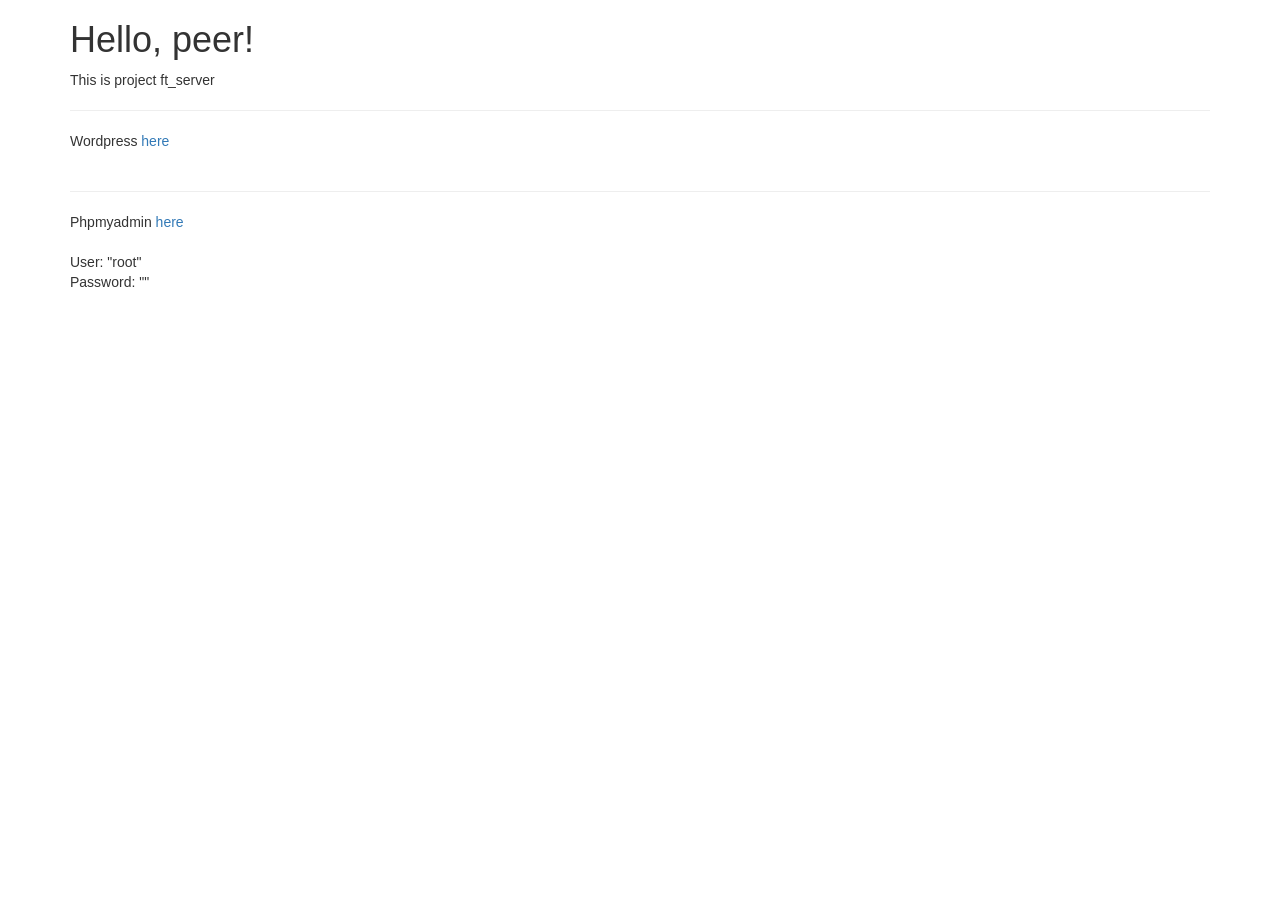
<file: srcs/index.html>
<html>

<head>
	<link href="https://maxcdn.bootstrapcdn.com/bootstrap/3.3.5/css/bootstrap.min.css" rel="stylesheet"
		integrity="sha256-MfvZlkHCEqatNoGiOXveE8FIwMzZg4W85qfrfIFBfYc= sha512-dTfge/zgoMYpP7QbHy4gWMEGsbsdZeCXz7irItjcC3sPUFtf0kuFbDz/ixG7ArTxmDjLXDmezHubeNikyKGVyQ=="
		crossorigin="anonymous">
	<title>School21</title>
</head>

<body>
	<div class="container">
		<h1>Hello, peer!</h1>
		<p>This is project ft_server</p>
		<hr>
		<div>Wordpress <a href="https://localhost/wordpress/wp-admin">here</a></div>
		<br>
		<hr>
		<div>Phpmyadmin <a href="https://localhost/phpmyadmin/index.php">here</a></div>
		<br>
		<div>User: "root"</div>
		<div>Password: ""</div>
	</div>
</body>

</html>
</file>
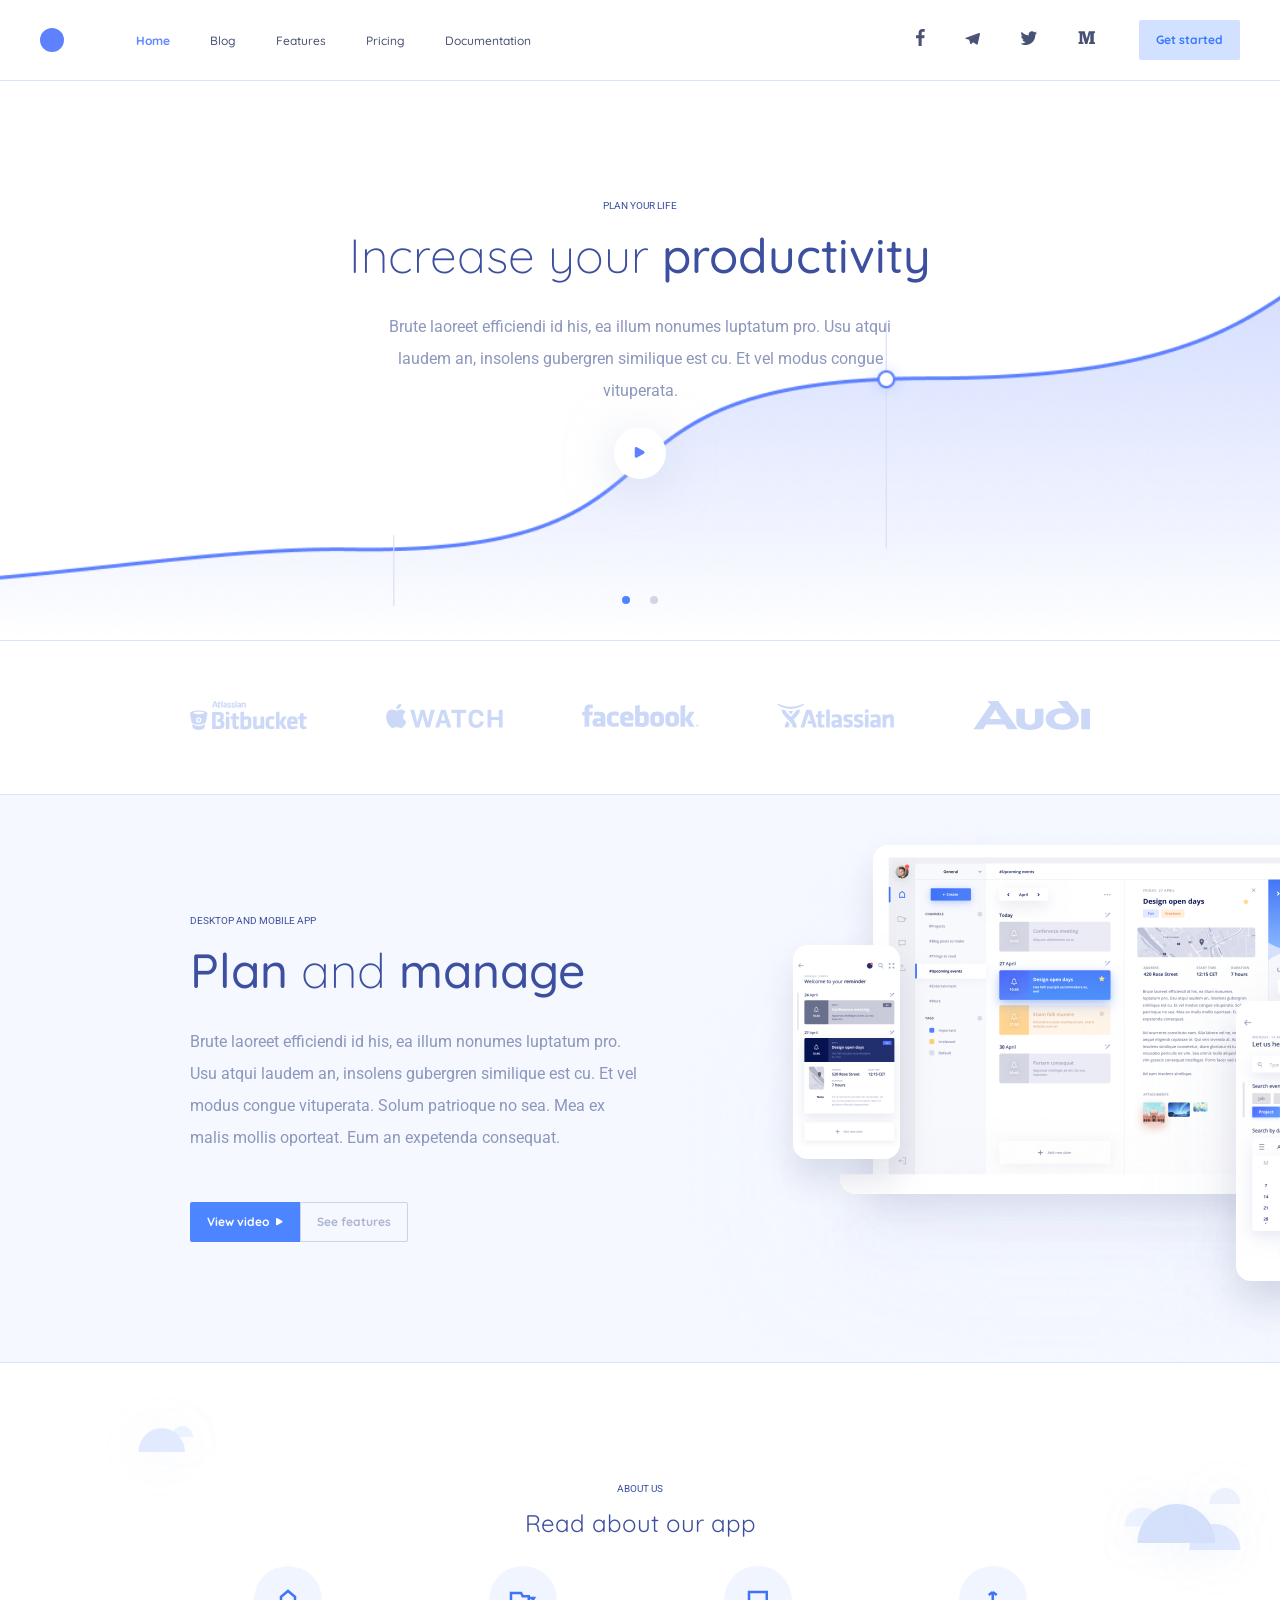
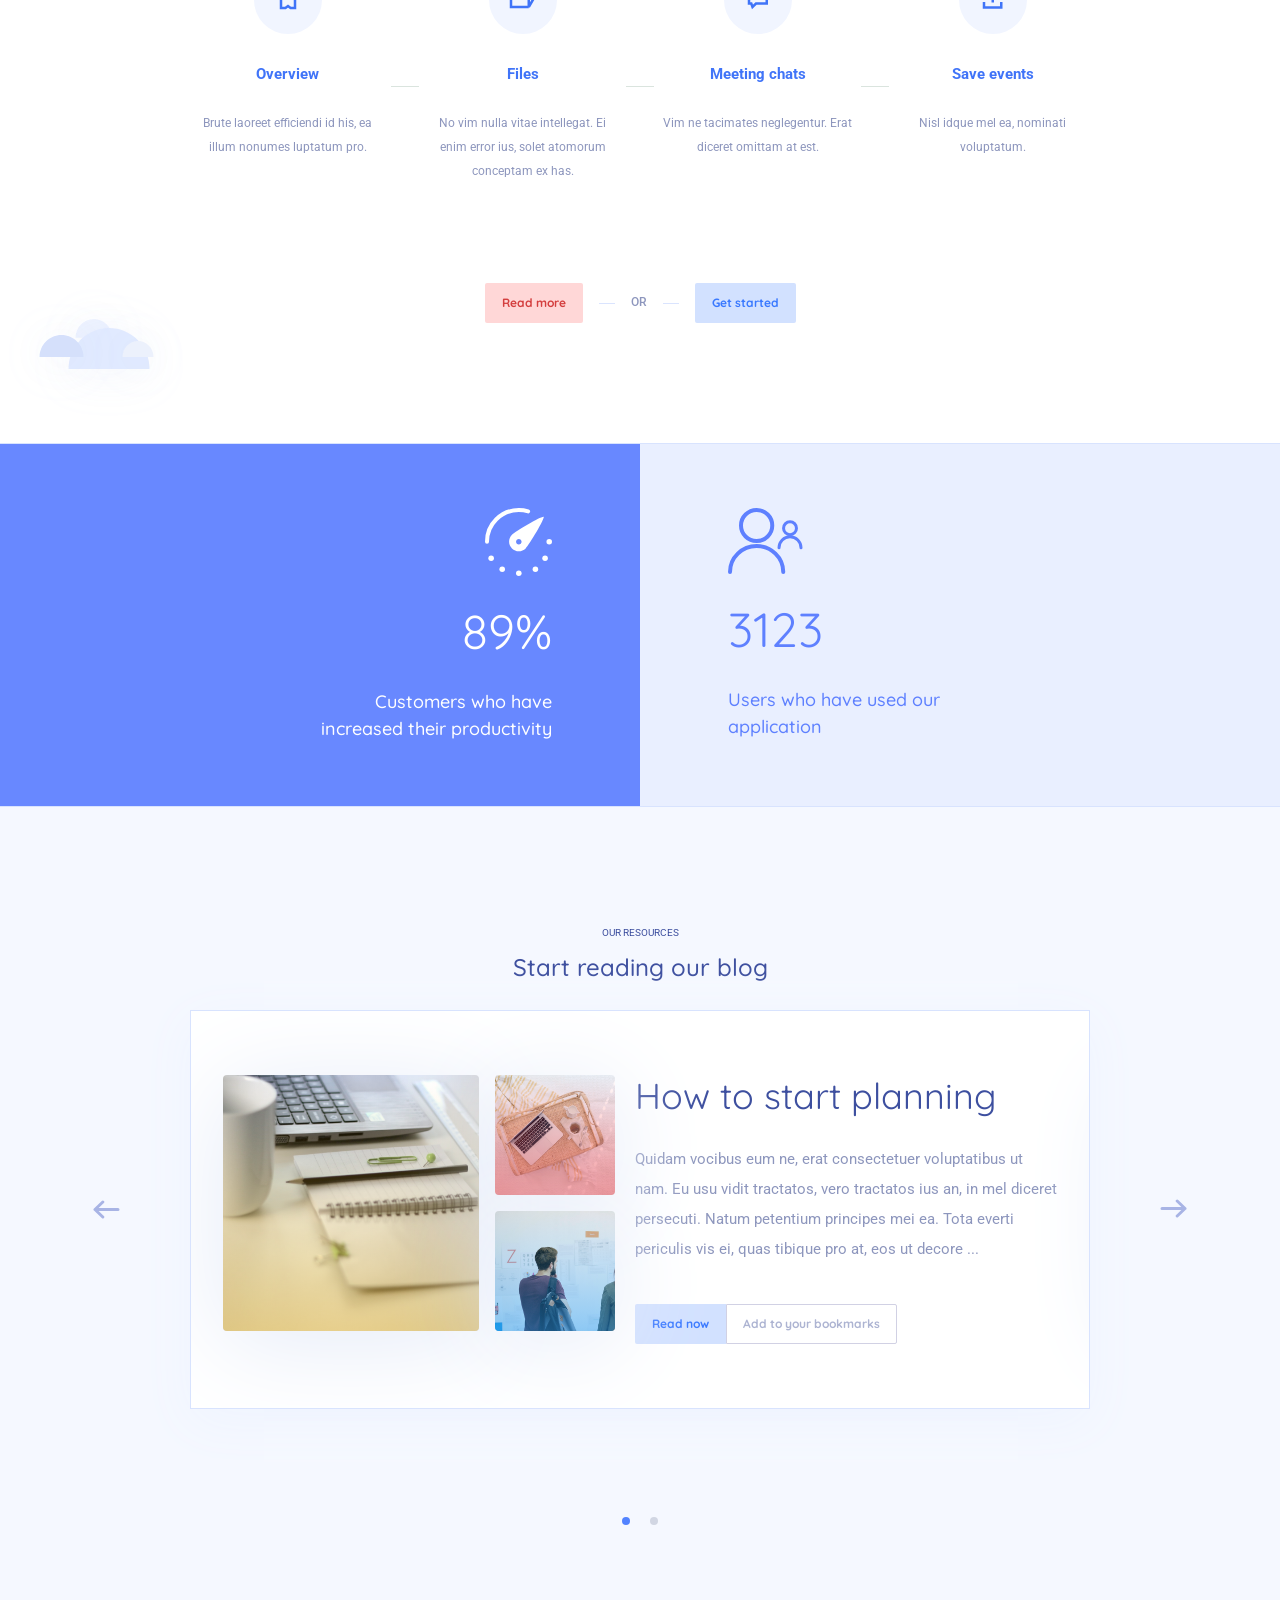
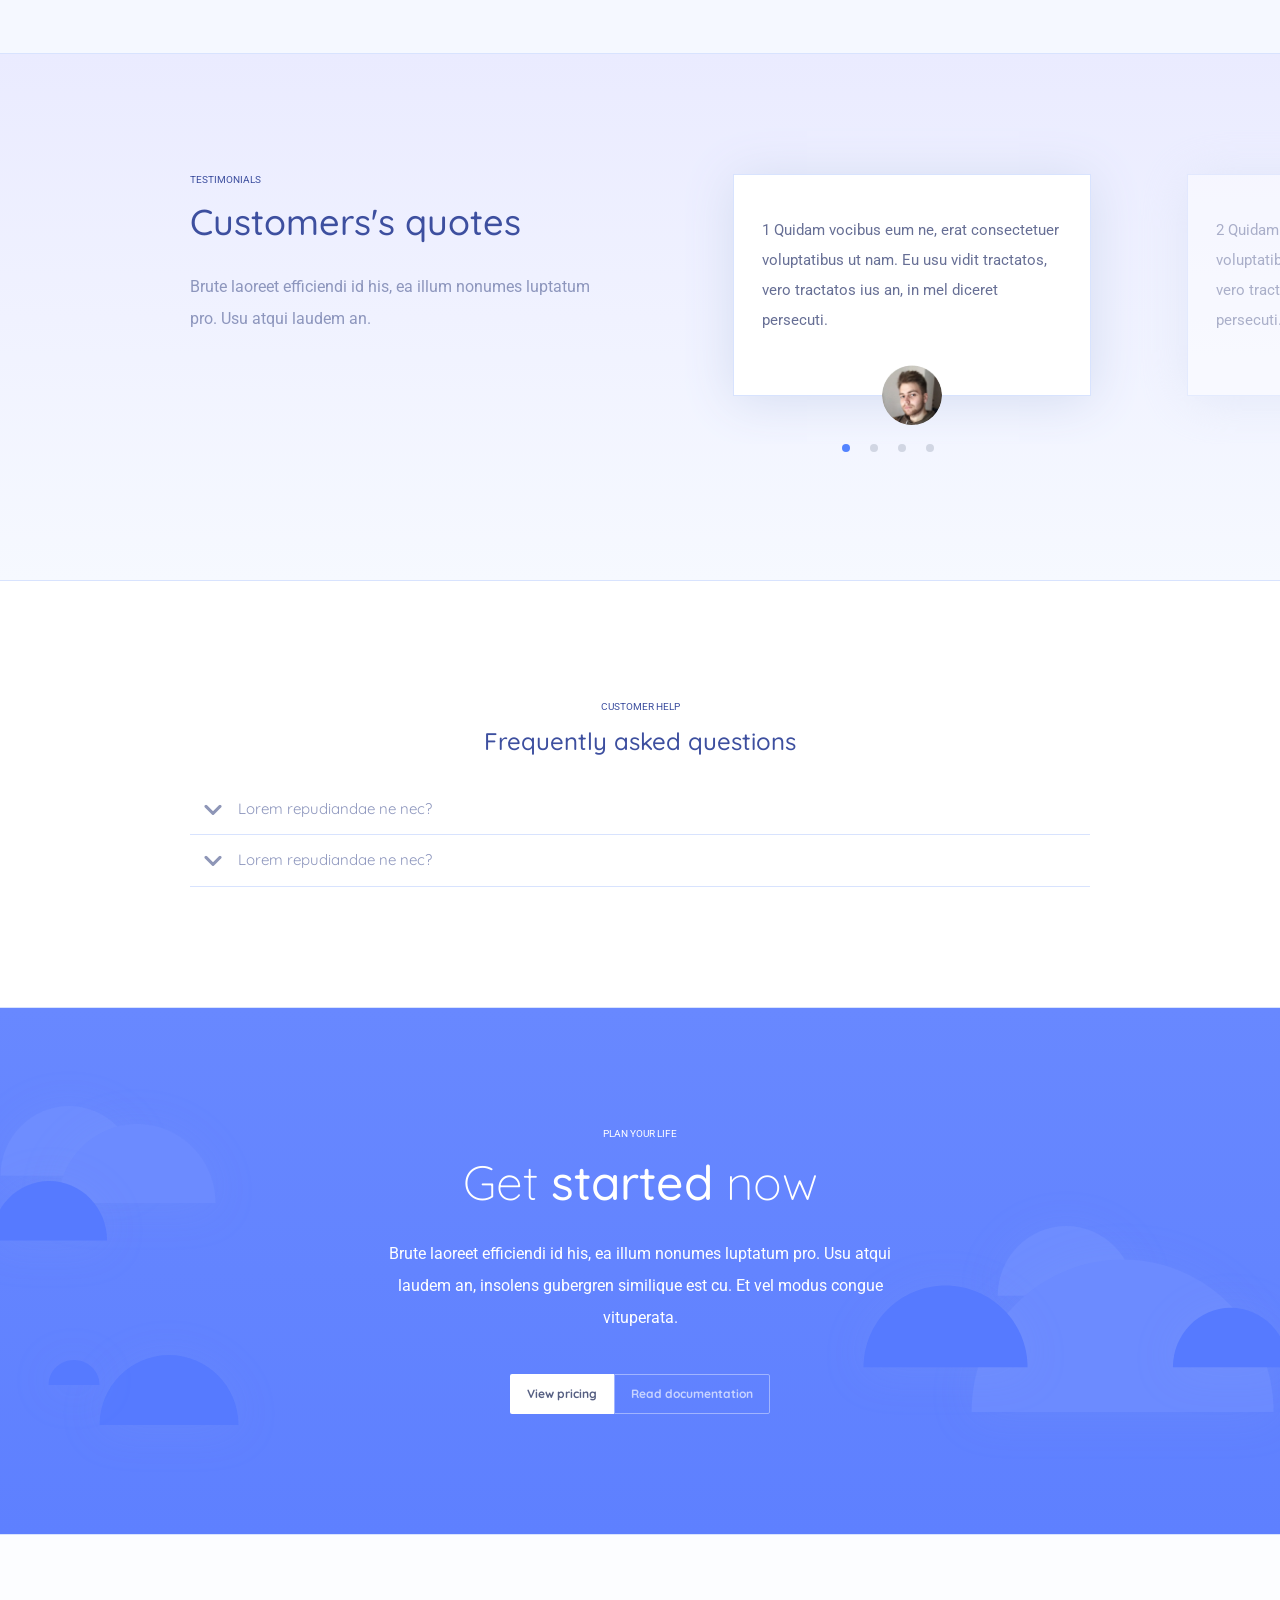
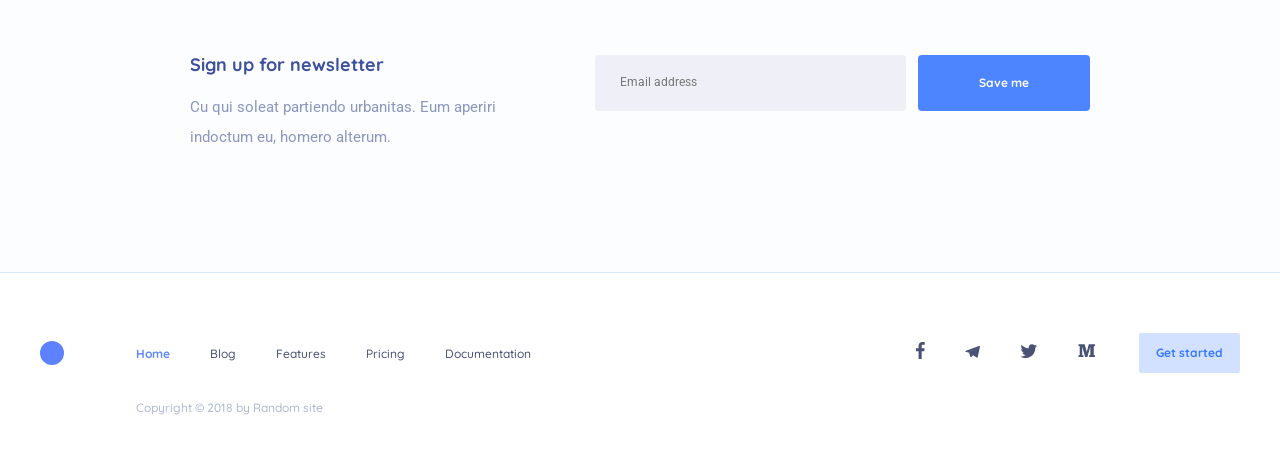
<file: srcs/site/index.html>
<!DOCTYPE html>
<html lang="en">

<head>
	<meta charset="UTF-8">
	<meta http-equiv="X-UA-Compatible" content="IE=edge">
	<meta name="viewport" content="width=device-width, initial-scale=1.0">
	<meta name="description" content="test site">
	<title>Document</title>
	<link rel="stylesheet" href="css/normalize.css">
	<link rel="stylesheet" href="css/styles.css">
</head>

<body>
	<!-- header -->
	<header class="section-outer section-header">
		<div class="section-inner section-inner--wide vertical-indent vertical-indent--s">
			<div class="main-navigation">
				<h1 class="logo"><a class="logo__link" href="#" aria-label="Logo"><span class="visually-hidden">Logo</span></a></h1>
				<button class="btn btn--no-bg btn-burger" aria-label="Toggle navigation">
					<span class="btn-burger__line"></span>
					<span class="btn-burger__line"></span>
					<span class="btn-burger__line"></span>
				</button>
				<div class="main-navigation__inner-wrap">
					<nav class="nav">
						<ul class="nav-wrapper">
							<li class="nav-wrapper__item"><a href="#" class="nav-wrapper__item-link nav-wrapper__item-link--active">Home</a></li>
							<li class="nav-wrapper__item"><a href="#" class="nav-wrapper__item-link">Blog</a></li>
							<li class="nav-wrapper__item"><a href="#" class="nav-wrapper__item-link">Features</a></li>
							<li class="nav-wrapper__item"><a href="#" class="nav-wrapper__item-link">Pricing</a></li>
							<li class="nav-wrapper__item"><a href="#" class="nav-wrapper__item-link">Documentation</a></li>
						</ul>
					</nav>
					<div class="socials">
						<ul class="socials-wrapper">
							<li class="socials-wrapper__item">
								<a href="#" class="socials-wrapper__item-link" aria-label="Facebook"><svg width="9" height="17" viewBox="0 0 9 17" fill="none" xmlns="http://www.w3.org/2000/svg">
										<path d="M5.65597 17V9.24548H8.22501L8.60969 6.2234H5.65597V4.294C5.65597 3.41904 5.89578 2.82278 7.13417 2.82278L8.71368 2.82208V0.119112C8.44051 0.0822826 7.5029 -1.65981e-08 6.41206 -1.65981e-08C4.13475 -1.65981e-08 2.57564 1.40836 2.57564 3.9947V6.2234H-2.3404e-08V9.24548H2.57564V17H5.65597Z" />
									</svg></a>
							</li>
							<li class="socials-wrapper__item">
								<a href="#" class="socials-wrapper__item-link" aria-label="Telegram"><svg width="15" height="13" viewBox="0 0 15 13" fill="none" xmlns="http://www.w3.org/2000/svg">
										<path d="M5.81972 12.0232C5.38191 12.0232 5.4563 11.8651 5.3053 11.4664L4.01782 7.41344L13.9283 1.78983" fill="#9399AB" />
										<path d="M5.81982 12.0232C6.15768 12.0232 6.30696 11.8754 6.49554 11.7L8.29744 10.0241L6.04979 8.72772" fill="#70788E" />
										<path d="M6.04945 8.72806L11.4957 12.5768C12.1172 12.9048 12.5657 12.735 12.7205 12.0249L14.9374 2.03246C15.1644 1.16206 14.5906 0.76729 13.996 1.02547L0.978404 5.82666C0.0898302 6.16756 0.0950105 6.64173 0.816436 6.85301L4.15705 7.85032L11.8909 3.18335C12.256 2.97158 12.5911 3.08543 12.3161 3.31891" />
									</svg>
								</a>
							</li>
							<li class="socials-wrapper__item">
								<a href="#" class="socials-wrapper__item-link" aria-label="Twitter"><svg width="18" height="14" viewBox="0 0 18 14" fill="none" xmlns="http://www.w3.org/2000/svg">
										<path fill-rule="evenodd" clip-rule="evenodd" d="M17.0328 1.84041C16.4253 2.11761 15.7726 2.30417 15.0877 2.38898C15.7868 1.95807 16.3239 1.27594 16.5767 0.46342C15.9222 0.862259 15.1973 1.15191 14.4257 1.308C13.8081 0.631966 12.9276 0.210602 11.9535 0.210602C10.0832 0.210602 8.56631 1.76886 8.56631 3.69017C8.56631 3.96313 8.59598 4.22867 8.65402 4.48334C5.83853 4.33759 3.3424 2.95159 1.67204 0.847419C1.38053 1.36154 1.2135 1.95887 1.2135 2.59648C1.2135 3.80359 1.81147 4.86853 2.72005 5.49303C2.16541 5.47448 1.64276 5.31812 1.18615 5.05709V5.10081C1.18615 6.7876 2.35476 8.19347 3.90258 8.51347C3.61882 8.59297 3.31957 8.63537 3.01181 8.63537C2.79357 8.63537 2.581 8.61417 2.37462 8.5731C2.80543 9.95591 4.05659 10.9619 5.53864 10.99C4.37931 11.9228 2.91868 12.4793 1.33113 12.4793C1.05768 12.4793 0.788618 12.4634 0.523682 12.4308C2.02249 13.4183 3.80327 13.9944 5.71599 13.9944C11.946 13.9944 15.3531 8.69155 15.3531 4.09365C15.3531 3.94259 15.3498 3.79286 15.3433 3.64313C16.0053 3.15286 16.5798 2.53937 17.0338 1.84107" />
									</svg>
								</a>
							</li>
							<li class="socials-wrapper__item">
								<a href="#" class="socials-wrapper__item-link" aria-label="Medium"><svg width="17" height="14" viewBox="0 0 17 14" fill="none" xmlns="http://www.w3.org/2000/svg">
										<path d="M17.0001 2.10651H16.3472C16.1047 2.10651 15.7619 2.45072 15.7619 2.67109V10.6583C15.7619 10.8789 16.1047 11.1796 16.3472 11.1796H17.0001V13.0755H11.084V11.1796H12.3223V2.78361H12.2616L9.36999 13.0755H7.13129L4.277 2.78361H4.20477V11.1796H5.44303V13.0755H0.48999V11.1796H1.12422C1.38542 11.1796 1.72825 10.8789 1.72825 10.6583V2.67109C1.72825 2.45072 1.38542 2.10651 1.12422 2.10651H0.48999V0.210635H6.68355L8.717 7.65872H8.77295L10.8252 0.210635H17.0001V2.10651Z" />
									</svg>
								</a>
							</li>
						</ul>
					</div>
					<div class="btn-wrapper"><a href="#" class="btn btn--primary">Get started</a></div>
				</div>
			</div>
		</div>
	</header>
	<!-- / header -->
	<main>
		<!-- hero-image -->
		<section class="section-outer section-hero-image swiper-container">
			<ul class="slider-hero-image swiper-wrapper">
				<li class="slider-hero-image__item swiper-slide" style="background-image: url(upload/hero-image.png);">
					<div class="section-inner slider-hero-image__item-content vertical-indent vertical-indent--l">
						<h2>PLAN YOUR LIFE</h2>
						<div class="section-subtitle">Increase your <span>productivity</span></div>
						<div class="text">Brute laoreet efficiendi id his, ea illum nonumes luptatum pro. Usu atqui laudem an, insolens gubergren similique est cu. Et vel modus congue vituperata.</div>
						<div class="btn-icon-play-wrapper">
							<a href="#" aria-label="Play">
								<span class="icon-play">
									<svg width="7" height="8" viewBox="0 0 7 8" fill="none" xmlns="http://www.w3.org/2000/svg">
										<path d="M6 2.73354C6.66667 3.11844 6.66667 4.08069 6 4.46559L1.5 7.06367C0.833333 7.44857 0 6.96744 0 6.19764V1.00149C0 0.231691 0.833333 -0.249434 1.5 0.135467L6 2.73354Z" fill="#5e81ff" />
									</svg>
								</span>
							</a>
						</div>
					</div>
				</li>

				<li class="slider-hero-image__item swiper-slide" style="background-image: url(upload/hero-image.png);">
					<div class="section-inner slider-hero-image__item-content vertical-indent vertical-indent--l">
						<h2>PLAN YOUR LIFE</h2>
						<div class="section-subtitle">Increase your <span>productivity</span></div>
						<div class="text">Brute laoreet efficiendi id his, ea illum nonumes luptatum pro. Usu atqui laudem an, insolens gubergren similique est cu. Et vel modus congue vituperata.</div>
						<div class="btn-icon-play-wrapper">
							<a href="#" aria-label="Play">
								<span class="icon-play">
									<svg width="7" height="8" viewBox="0 0 7 8" fill="none" xmlns="http://www.w3.org/2000/svg">
										<path d="M6 2.73354C6.66667 3.11844 6.66667 4.08069 6 4.46559L1.5 7.06367C0.833333 7.44857 0 6.96744 0 6.19764V1.00149C0 0.231691 0.833333 -0.249434 1.5 0.135467L6 2.73354Z" fill="#5e81ff" />
									</svg>
								</span>
							</a>
						</div>
					</div>
				</li>
			</ul>
			<div class="dots swiper-pagination"></div>
		</section>
		<!-- / hero-image -->

		<!-- customers -->
		<section class="section-outer section-customers">
			<h2 class="visually-hidden">PLAN YOUR LIFE</h2>
			<div class="section-inner vertical-indent vertical-indent--m">
				<a href="#" aria-label="Bitbucket"><img src="img/logo-bitbucket.svg" alt=""></a>
				<a href="#" aria-label="Apple"><img src="img/logo-apple.svg" alt=""></a>
				<a href="#" aria-label="Facebook"><img src="img/logo-facebook.svg" alt=""></a>
				<a href="#" aria-label="Atlassian"><img src="img/logo-atlassian.svg" alt=""></a>
				<a href="#" aria-label="Audi"><img src="img/logo-audi.svg" alt=""></a>
			</div>
		</section>
		<!-- / customers -->

		<!-- plan-and-manage -->
		<section class="section-outer section-plan-and-manage">
			<div class="section-inner vertical-indent vertical-indent--l">
				<div class="section-plan-and-manage__content">
					<img src="img/img-plan-and-manage.png" alt="" class="aside-image">
					<h2>DESKTOP AND MOBILE APP</h2>
					<div class="section-subtitle"><span>Plan</span> and <span>manage</span></div>
					<div class="text">
						Brute laoreet efficiendi id his, ea illum nonumes luptatum pro. Usu atqui laudem an, insolens gubergren similique est cu. Et vel modus congue vituperata. Solum patrioque no sea. Mea ex malis mollis oporteat. Eum an expetenda consequat.
					</div>
					<div class="btn-group">
						<a href="#" class="btn btn--secondary">View video
							<svg width="7" height="8" viewBox="0 0 7 8" fill="none" xmlns="http://www.w3.org/2000/svg">
								<path d="M6 2.73354C6.66667 3.11844 6.66667 4.08069 6 4.46559L1.5 7.06367C0.833333 7.44857 0 6.96744 0 6.19764V1.00149C0 0.231691 0.833333 -0.249434 1.5 0.135467L6 2.73354Z" fill="white" />
							</svg>
						</a>
						<a href="#" class="btn btn--no-bg">See features</a>
					</div>
				</div>
			</div>
		</section>
		<!-- / plan-and-manage -->

		<!-- features -->
		<section class="section-outer section-features">
			<div class="section-inner vertical-indent vertical-indent--l">
				<h2 class="ta-c">ABOUT US</h2>
				<div class="ta-c section-subtitle">Read about our app</div>
				<ul class="features-list">
					<li class="features-list__item">
						<div class="features-list__item-icon"><img src="img/icon-overview.svg" alt=""></div>
						<h3 class="features-list__item-title">Overview</h3>
						<div class="features-list__item-text">Brute laoreet efficiendi id his, ea illum nonumes luptatum pro.</div>
					</li>
					<li class="features-list__item">
						<div class="features-list__item-icon"><img src="img/icon-files.svg" alt=""></div>
						<h3 class="features-list__item-title">Files</h3>
						<div class="features-list__item-text">No vim nulla vitae intellegat. Ei enim error ius, solet atomorum conceptam ex has.</div>
					</li>
					<li class="features-list__item">
						<div class="features-list__item-icon"><img src="img/icon-meeteing.svg" alt=""></div>
						<h3 class="features-list__item-title">Meeting chats</h3>
						<div class="features-list__item-text">Vim ne tacimates neglegentur. Erat diceret omittam at est.</div>
					</li>
					<li class="features-list__item">
						<div class="features-list__item-icon"><img src="img/icon-save.svg" alt=""></div>
						<h3 class="features-list__item-title">Save events</h3>
						<div class="features-list__item-text">Nisl idque mel ea, nominati voluptatum.</div>
					</li>
				</ul>
				<div class="btns">
					<a href="#" class="btn btn--danger">Read more</a><span class="or-block">OR</span><a href="#" class="btn btn--primary">Get started</a>
				</div>
			</div>
		</section>
		<!-- / features -->

		<!-- stats -->
		<section class="section-outer section-stats">
			<h2 class="visually-hidden">Statistic</h2>
			<div class="section-stats__left">
				<div class="section-stats__icon"><img src="img/icon-stats-left.svg" alt=""></div>
				<div class="section-stats__number">89%</div>
				<div class="section-stats__text">Customers who have increased their productivity</div>
			</div>
			<div class="section-stats__right">
				<div class="section-stats__icon"><img src="img/icon-stats-right.svg" alt=""></div>
				<div class="section-stats__number">3123</div>
				<div class="section-stats__text">Users who have used our application</div>
			</div>
		</section>
		<!-- / stats -->

		<!-- blog -->
		<section class="section-outer section-blog">
			<div class="section-inner vertical-indent vertical-indent--l">
				<h2 class="ta-c">OUR RESOURCES</h2>
				<div class="ta-c section-subtitle">Start reading our blog</div>

				<div class="slider-blog">
					<div class="slider-blog-container swiper-container">
						<ul class="slider-blog-wrapper swiper-wrapper">
							<li class="slider-blog-wrapper__item swiper-slide">
								<div class="slider-blog-wrapper__item-gallery">
									<a href="#" class="image-link image-link--big" aria-label="Image"><img src="img/img-blog-big.jpg" alt=""></a>
									<a href="#" class="image-link image-link--sm-1" aria-label="Image"><img src="img/img-blog-sm1.jpg" alt=""></a>
									<a href="#" class="image-link image-link--sm-2" aria-label="Image"><img src="img/img-blog-sm2.jpg" alt=""></a>
								</div>
								<div class="slider-blog-wrapper__item-content">
									<h3 class="title">How to start planning</h3>
									<div class="text">Quidam vocibus eum ne, erat consectetuer voluptatibus ut nam. Eu usu vidit tractatos, vero tractatos ius an, in mel diceret persecuti. Natum petentium principes mei ea. Tota everti periculis vis ei, quas tibique pro at, eos ut decore ...
									</div>
									<div class="btns">
										<div class="btn-group">
											<a href="#" class="btn btn--primary">Read now</a>
											<a href="#" class="btn btn--no-bg">Add to your bookmarks</a>
										</div>
									</div>
								</div>
							</li>
							<li class="slider-blog-wrapper__item swiper-slide">
								<div class="slider-blog-wrapper__item-gallery">
									<a href="#" class="image-link image-link--big" aria-label="Image"><img src="img/img-blog-big.jpg" alt=""></a>
									<a href="#" class="image-link image-link--sm-1" aria-label="Image"><img src="img/img-blog-sm1.jpg" alt=""></a>
									<a href="#" class="image-link image-link--sm-2" aria-label="Image"><img src="img/img-blog-sm2.jpg" alt=""></a>
								</div>
								<div class="slider-blog-wrapper__item-content">
									<h3 class="title">How to start planning</h3>
									<div class="text">Quidam vocibus eum ne, erat consectetuer voluptatibus ut nam. Eu usu vidit tractatos, vero tractatos ius an, in mel diceret persecuti. Natum petentium principes mei ea. Tota everti periculis vis ei, quas tibique pro at, eos ut decore ...
									</div>
									<div class="btns">
										<div class="btn-group">
											<a href="#" class="btn btn--primary">Read now</a>
											<a href="#" class="btn btn--no-bg">Add to your bookmarks</a>
										</div>
									</div>
								</div>
							</li>
						</ul>
					</div>
					<a href="#" class="btn-blog btn-blog--prev swiper-button-prev" aria-label="Prev"></a>
					<a href="#" class="btn-blog btn-blog--next swiper-button-next" aria-label="Next"></a>
				</div>
				<ul class="dots swiper-pagination"></ul>


			</div>
		</section>
		<!-- / blog -->

		<!-- quotes -->
		<section class="section-outer section-quotes">
			<div class="section-inner vertical-indent vertical-indent--l">
				<div class="section-quotes__left">
					<h2>TESTIMONIALS</h2>
					<div class="section-subtitle">Customers's quotes</div>
					<div class="text">Brute laoreet efficiendi id his, ea illum nonumes luptatum pro. Usu atqui laudem an.</div>
				</div>
				<div class="section-quotes__right">

					<div class="slider-quotes-container swiper-container">
						<ul class="slider-quotes swiper-wrapper">

							<li class="slider-quotes__item swiper-slide">
								<div class="slider-quotes-item-content">
									<div class="slider-quotes-item-content__text">1 Quidam vocibus eum ne, erat consectetuer voluptatibus ut nam. Eu usu vidit tractatos, vero tractatos ius an, in mel diceret persecuti.</div>
									<div class="slider-quotes-item-content__photo"><img src="./upload/photo.jpg" alt=""></div>
								</div>
							</li>

							<li class="slider-quotes__item swiper-slide">
								<div class="slider-quotes-item-content">
									<div class="slider-quotes-item-content__text">2 Quidam vocibus eum ne, erat consectetuer voluptatibus ut nam. Eu usu vidit tractatos, vero tractatos ius an, in mel diceret persecuti.</div>
									<div class="slider-quotes-item-content__photo"><img src="./upload/photo.jpg" alt=""></div>
								</div>
							</li>

							<li class="slider-quotes__item swiper-slide">
								<div class="slider-quotes-item-content">
									<div class="slider-quotes-item-content__text">3 Quidam vocibus eum ne, erat consectetuer voluptatibus ut nam. Eu usu vidit tractatos, vero tractatos ius an, in mel diceret persecuti.</div>
									<div class="slider-quotes-item-content__photo"><img src="./upload/photo.jpg" alt=""></div>
								</div>
							</li>

							<li class="slider-quotes__item swiper-slide">
								<div class="slider-quotes-item-content">
									<div class="slider-quotes-item-content__text">4 Quidam vocibus eum ne, erat consectetuer voluptatibus ut nam. Eu usu vidit tractatos, vero tractatos ius an, in mel diceret persecuti.</div>
									<div class="slider-quotes-item-content__photo"><img src="./upload/photo.jpg" alt=""></div>
								</div>
							</li>


						</ul>
					</div>

					<ul class="dots">
						<li class="dots__item dots__item--active"></li>
						<li class="dots__item"></li>
						<li class="dots__item"></li>
					</ul>
				</div>
			</div>
		</section>
		<!-- / quotes -->

		<!-- faq -->
		<section class="section-outer section-faq">
			<div class="section-inner vertical-indent vertical-indent--l">
				<h2 class="ta-c">Customer help</h2>
				<div class="ta-c section-subtitle">Frequently asked questions</div>
				<ul class="faq-accordion">
					<li class="faq-accordion__item">
						<div class="faq-accordion__item-trigger">
							<div class="faq-accordion__item-trigger-icon">
								<svg width="18" height="11" viewBox="0 0 18 11" fill="none" xmlns="http://www.w3.org/2000/svg">
									<path class="arrow" d="M16 9L9 2L2 9" stroke-width="3" stroke-linecap="round" stroke-linejoin="round" />
								</svg>
							</div>
							<h3 class="faq-accordion__item-trigger-text">Lorem repudiandae ne nec?</h3>
						</div>
						<div class="faq-accordion__item-content">
							<div class="faq-accordion__item-content-text">Quidam vocibus eum ne, erat consectetuer voluptatibus ut nam. Eu usu vidit tractatos, vero tractatos ius an, in mel diceret persecuti.
							</div>
							<div class="faq-accordion__item-content-btn">
								<a href="#" class="btn btn--gray">Go to documentation</a>
							</div>
						</div>
					</li>
					<li class="faq-accordion__item">
						<div class="faq-accordion__item-trigger">
							<div class="faq-accordion__item-trigger-icon">
								<svg width="18" height="11" viewBox="0 0 18 11" fill="none" xmlns="http://www.w3.org/2000/svg">
									<path class="arrow" d="M16 9L9 2L2 9" stroke-width="3" stroke-linecap="round" stroke-linejoin="round" />
								</svg>
							</div>
							<h3 class="faq-accordion__item-trigger-text">Lorem repudiandae ne nec?</h3>
						</div>
						<div class="faq-accordion__item-content">
							<div class="faq-accordion__item-content-text">Quidam vocibus eum ne, erat consectetuer voluptatibus ut nam. Eu usu vidit tractatos, vero tractatos ius an, in mel diceret persecuti.
							</div>
							<div class="faq-accordion__item-content-btn"><a href="#" class="btn btn--gray">Go to documentation</a></div>
						</div>
					</li>
				</ul>
			</div>
		</section>
		<!-- / faq -->

		<!-- get-started -->
		<section class="section-outer section-get-started">
			<div class="section-inner vertical-indent vertical-indent--l">
				<h2>PLAN YOUR LIFE</h2>
				<div class="section-subtitle">Get <span>started</span> now</div>
				<div class="text">Brute laoreet efficiendi id his, ea illum nonumes luptatum pro. Usu atqui laudem an, insolens gubergren similique est cu. Et vel modus congue vituperata.</div>
				<div class="btn-group">
					<a href="#" class="btn btn--secondary btn--secondary-inverted">View pricing</a>
					<a href="#" class="btn btn--no-bg btn--no-bg-inverted">Read documentation</a>
				</div>
			</div>
		</section>
		<!-- / get-started -->

		<!-- newsletter -->
		<section class="section-outer section-newsletter">
			<div class="section-inner vertical-indent vertical-indent--l">
				<div class="section-newsletter__left">
					<h2 class="section-newsletter__left-title">Sign up for newsletter</h2>
					<div class="section-newsletter__left-text">Cu qui soleat partiendo urbanitas. Eum aperiri indoctum eu, homero alterum.</div>
				</div>
				<div class="section-newsletter__right">
					<form class="form-newsletter">
						<label for="email" class="visually-hidden">Email:</label>
						<input id="email" type="text" placeholder="Email address" class="input input--size-lg form-newsletter__input" />
						<button class="btn btn--secondary btn--size-lg form-newsletter__btn">Save me</button>
					</form>
				</div>
			</div>
		</section>
		<!-- / newsletter -->
	</main>
	<!-- footer -->
	<footer class="section-outer section-footer">
		<div class="section-inner section-inner--wide vertical-indent vertical-indent--m">
			<div class="section-inner section-inner--wide">
				<div class="main-navigation">
					<h1 class="logo"><a class="logo__link" href="#" aria-label="Logo"><span class="visually-hidden">Logo</span></a></h1>
					<div class="main-navigation__inner-wrap">
						<nav class="nav">
							<ul class="nav-wrapper">
								<li class="nav-wrapper__item"><a href="#" class="nav-wrapper__item-link nav-wrapper__item-link--active">Home</a></li>
								<li class="nav-wrapper__item"><a href="#" class="nav-wrapper__item-link">Blog</a></li>
								<li class="nav-wrapper__item"><a href="#" class="nav-wrapper__item-link">Features</a></li>
								<li class="nav-wrapper__item"><a href="#" class="nav-wrapper__item-link">Pricing</a></li>
								<li class="nav-wrapper__item"><a href="#" class="nav-wrapper__item-link">Documentation</a></li>
							</ul>
						</nav>
						<div class="socials">
							<ul class="socials-wrapper">
								<li class="socials-wrapper__item">
									<a href="#" class="socials-wrapper__item-link" aria-label="Facebook"><svg width="9" height="17" viewBox="0 0 9 17" fill="none" xmlns="http://www.w3.org/2000/svg">
											<path d="M5.65597 17V9.24548H8.22501L8.60969 6.2234H5.65597V4.294C5.65597 3.41904 5.89578 2.82278 7.13417 2.82278L8.71368 2.82208V0.119112C8.44051 0.0822826 7.5029 -1.65981e-08 6.41206 -1.65981e-08C4.13475 -1.65981e-08 2.57564 1.40836 2.57564 3.9947V6.2234H-2.3404e-08V9.24548H2.57564V17H5.65597Z" />
										</svg></a>
								</li>
								<li class="socials-wrapper__item">
									<a href="#" class="socials-wrapper__item-link" aria-label="Telegram"><svg width="15" height="13" viewBox="0 0 15 13" fill="none" xmlns="http://www.w3.org/2000/svg">
											<path d="M5.81972 12.0232C5.38191 12.0232 5.4563 11.8651 5.3053 11.4664L4.01782 7.41344L13.9283 1.78983" fill="#9399AB" />
											<path d="M5.81982 12.0232C6.15768 12.0232 6.30696 11.8754 6.49554 11.7L8.29744 10.0241L6.04979 8.72772" fill="#70788E" />
											<path d="M6.04945 8.72806L11.4957 12.5768C12.1172 12.9048 12.5657 12.735 12.7205 12.0249L14.9374 2.03246C15.1644 1.16206 14.5906 0.76729 13.996 1.02547L0.978404 5.82666C0.0898302 6.16756 0.0950105 6.64173 0.816436 6.85301L4.15705 7.85032L11.8909 3.18335C12.256 2.97158 12.5911 3.08543 12.3161 3.31891" />
										</svg>
									</a>
								</li>
								<li class="socials-wrapper__item">
									<a href="#" class="socials-wrapper__item-link" aria-label="Twitter"><svg width="18" height="14" viewBox="0 0 18 14" fill="none" xmlns="http://www.w3.org/2000/svg">
											<path fill-rule="evenodd" clip-rule="evenodd" d="M17.0328 1.84041C16.4253 2.11761 15.7726 2.30417 15.0877 2.38898C15.7868 1.95807 16.3239 1.27594 16.5767 0.46342C15.9222 0.862259 15.1973 1.15191 14.4257 1.308C13.8081 0.631966 12.9276 0.210602 11.9535 0.210602C10.0832 0.210602 8.56631 1.76886 8.56631 3.69017C8.56631 3.96313 8.59598 4.22867 8.65402 4.48334C5.83853 4.33759 3.3424 2.95159 1.67204 0.847419C1.38053 1.36154 1.2135 1.95887 1.2135 2.59648C1.2135 3.80359 1.81147 4.86853 2.72005 5.49303C2.16541 5.47448 1.64276 5.31812 1.18615 5.05709V5.10081C1.18615 6.7876 2.35476 8.19347 3.90258 8.51347C3.61882 8.59297 3.31957 8.63537 3.01181 8.63537C2.79357 8.63537 2.581 8.61417 2.37462 8.5731C2.80543 9.95591 4.05659 10.9619 5.53864 10.99C4.37931 11.9228 2.91868 12.4793 1.33113 12.4793C1.05768 12.4793 0.788618 12.4634 0.523682 12.4308C2.02249 13.4183 3.80327 13.9944 5.71599 13.9944C11.946 13.9944 15.3531 8.69155 15.3531 4.09365C15.3531 3.94259 15.3498 3.79286 15.3433 3.64313C16.0053 3.15286 16.5798 2.53937 17.0338 1.84107" />
										</svg>
									</a>
								</li>
								<li class="socials-wrapper__item">
									<a href="#" class="socials-wrapper__item-link" aria-label="Medium"><svg width="17" height="14" viewBox="0 0 17 14" fill="none" xmlns="http://www.w3.org/2000/svg">
											<path d="M17.0001 2.10651H16.3472C16.1047 2.10651 15.7619 2.45072 15.7619 2.67109V10.6583C15.7619 10.8789 16.1047 11.1796 16.3472 11.1796H17.0001V13.0755H11.084V11.1796H12.3223V2.78361H12.2616L9.36999 13.0755H7.13129L4.277 2.78361H4.20477V11.1796H5.44303V13.0755H0.48999V11.1796H1.12422C1.38542 11.1796 1.72825 10.8789 1.72825 10.6583V2.67109C1.72825 2.45072 1.38542 2.10651 1.12422 2.10651H0.48999V0.210635H6.68355L8.717 7.65872H8.77295L10.8252 0.210635H17.0001V2.10651Z" />
										</svg>
									</a>
								</li>
							</ul>
						</div>
						<div class="btn-wrapper"><a href="#" class="btn btn--primary">Get started</a></div>
					</div>
				</div>
				<div class="copyright">Copyright © 2018 by Random site</div>
			</div>
		</div>
	</footer>
	<!-- / footer -->
	<link href="https://unpkg.com/swiper/swiper-bundle.min.css" />
	<script src="https://unpkg.com/swiper/swiper-bundle.min.js"></script>
	<script src="js/scripts.js"></script>
</body>

</html>
</file>
<file: srcs/site/css/styles.css>
@import url("https://fonts.googleapis.com/css2?family=Quicksand:wght@300;400;500;700&family=Roboto:wght@400;500;700&display=swap");
@media (max-width: 991px) {
  html {
    font-size: 14px;
  }
}

@media (max-width: 767px) {
  html {
    font-size: 10px;
  }
}

body {
  font-family: 'Roboto', sans-serif;
  color: #8d96bd;
  padding-top: 5rem;
}

.section-outer {
  padding: 0 1.25rem;
  border-bottom: 1px solid #d8e3fe;
}

.section-inner {
  max-width: 900px;
  margin: 0 auto;
}

.section-inner--wide {
  max-width: 1200px;
}

.vertical-indent--s {
  padding-top: 1.25rem;
  padding-bottom: 1.25rem;
}

.vertical-indent--m {
  padding-top: 3.75rem;
  padding-bottom: 3.75rem;
}

.vertical-indent--l {
  padding-top: 7.5rem;
  padding-bottom: 7.5rem;
}

@media (max-width: 991px) {
  .vertical-indent--m {
    padding-top: 2.5rem;
    padding-bottom: 2.5rem;
  }
  .vertical-indent--l {
    padding-top: 5rem;
    padding-bottom: 5rem;
  }
}

@media (max-width: 575px) {
  .vertical-indent--m {
    padding-top: 1.25rem;
    padding-bottom: 1.25rem;
  }
  .vertical-indent--l {
    padding-top: 2.5rem;
    padding-bottom: 2.5rem;
  }
}

.input {
  padding: 0.75rem 1rem;
  font-size: 0.75rem;
  background: #efeff7;
  color: #7a85ad;
  border: 1px solid transparent;
  border-radius: 0.125rem;
}

.input--size-lg {
  padding: 1.25rem 1.5rem;
  border-radius: 0.25rem;
}

.btn {
  font-family: 'Quicksand', sans-serif;
  display: inline-block;
  -webkit-box-sizing: border-box;
          box-sizing: border-box;
  padding: 0.75rem 1rem;
  margin: 0;
  font-size: 0.75rem;
  font-weight: 700;
  text-decoration: none;
  cursor: pointer;
  white-space: nowrap;
  background: none;
  border: 1px solid transparent;
  border-radius: 0.125rem;
  -webkit-transition: 0.2s;
  transition: 0.2s;
}

.btn--size-lg {
  padding: 1.25rem 3.75rem;
  border-radius: 0.25rem;
}

@media (max-width: 991px) {
  .btn--size-lg {
    padding-right: 1.25rem;
    padding-left: 1.25rem;
  }
}

.btn--primary {
  color: #3a79ff;
  background-color: #d2e1ff;
}

.btn--primary:hover {
  background-color: #b9d0ff;
}

.btn--danger {
  color: #d43f3f;
  background-color: #ffd7d7;
}

.btn--danger:hover {
  background-color: #ffbebe;
}

.btn--secondary {
  color: #fff;
  background-color: #4c85ff;
}

.btn--secondary:hover {
  background-color: #3374ff;
}

.btn--secondary-inverted {
  color: #565f82;
  background-color: #fff;
}

.btn--secondary-inverted:hover {
  background-color: #f2f2f2;
}

.btn--gray {
  color: #7382a3;
  background-color: #e8ecf4;
}

.btn--gray:hover {
  background-color: #d7deec;
}

.btn--no-bg {
  color: #adb4d2;
  border: 1px solid #d1d1e4;
}

.btn--no-bg:hover {
  color: #8c96c0;
  border: 1px solid #b1b1d1;
}

.btn--no-bg-inverted {
  color: #c7d3ff;
  border-color: #a0b4ff;
}

.btn--no-bg-inverted:hover {
  color: #fafbff;
  background-color: #87a0ff;
}

h1,
h2,
h3,
h4,
h5,
h6 {
  font-family: 'Quicksand', sans-serif;
  padding: 0;
  margin: 0;
  font-weight: 400;
}

h2 {
  font-family: 'Roboto', sans-serif;
  margin-bottom: 1rem;
  font-size: 0.625rem;
  text-transform: uppercase;
  color: #3d4f9f;
}

.section-subtitle {
  font-family: 'Quicksand', sans-serif;
  margin-bottom: 1.75rem;
  font-size: 3rem;
  color: #3d4f9f;
}

.ta-c {
  text-align: center;
}

.dots {
  padding: 0;
  margin: 0;
  list-style: none;
  display: -webkit-box;
  display: -ms-flexbox;
  display: flex;
  -webkit-box-pack: center;
      -ms-flex-pack: center;
          justify-content: center;
}

.swiper-pagination-bullet {
  display: -webkit-box;
  display: -ms-flexbox;
  display: flex;
  -webkit-box-pack: center;
      -ms-flex-pack: center;
          justify-content: center;
  -webkit-box-align: center;
      -ms-flex-align: center;
          align-items: center;
  width: 1.5rem;
  height: 1.5rem;
  cursor: pointer;
}

.swiper-pagination-bullet::before {
  display: block;
  width: 0.5rem;
  height: 0.5rem;
  content: '';
  background-color: #d1d6e3;
  border-radius: 100%;
  -webkit-transition: 0.2s;
  transition: 0.2s;
}

.swiper-pagination-bullet-active::before {
  background-color: #5283ff;
}

.swiper-pagination-bullet + .swiper-pagination-bullet {
  margin-left: 0.25rem;
}

.btn-group {
  display: -webkit-inline-box;
  display: -ms-inline-flexbox;
  display: inline-flex;
}

.btn-group .btn:nth-child(1) {
  border-top-right-radius: 0;
  border-bottom-right-radius: 0;
}

.btn-group .btn:nth-child(2) {
  border-top-left-radius: 0;
  border-bottom-left-radius: 0;
}

.visually-hidden {
  position: absolute;
  clip: rect(0 0 0 0);
  width: 1px;
  height: 1px;
  margin: -1px;
}

.section-header {
  position: fixed;
  top: 0;
  right: 0;
  left: 0;
  z-index: 10;
  background-color: white;
}

.section-header::before {
  position: absolute;
  top: 100%;
  left: 0;
  display: none;
  width: 100vw;
  height: 100vh;
  content: '';
  background-color: rgba(0, 0, 0, 0.5);
}

.section-header--active-nav::before {
  display: block;
}

.section-header--active-nav .main-navigation .main-navigation__inner-wrap {
  display: -webkit-box;
  display: -ms-flexbox;
  display: flex;
}

.main-navigation {
  display: -webkit-box;
  display: -ms-flexbox;
  display: flex;
  -webkit-box-align: center;
      -ms-flex-align: center;
          align-items: center;
}

.main-navigation__inner-wrap {
  display: -webkit-box;
  display: -ms-flexbox;
  display: flex;
  -webkit-box-flex: 1;
      -ms-flex-positive: 1;
          flex-grow: 1;
  -webkit-box-align: center;
      -ms-flex-align: center;
          align-items: center;
  margin-left: 4.5rem;
}

@media (max-width: 991px) {
  .section-header .main-navigation__inner-wrap {
    display: none;
    position: absolute;
    top: 100%;
    right: 0;
    left: 0;
    margin-left: 0;
    z-index: 10;
    padding: 1.25rem;
    background-color: white;
  }
}

@media (max-width: 991px) {
  .main-navigation__inner-wrap {
    -webkit-box-orient: vertical;
    -webkit-box-direction: normal;
        -ms-flex-direction: column;
            flex-direction: column;
  }
  .main-navigation__inner-wrap .socials,
  .main-navigation__inner-wrap .nav {
    margin-bottom: 1.25rem;
  }
  .main-navigation__inner-wrap,
  .main-navigation__inner-wrap .btn-wrapper,
  .main-navigation__inner-wrap .socials {
    margin-left: 0;
  }
}

@media (max-width: 991px) {
  .section-footer .main-navigation {
    -webkit-box-orient: vertical;
    -webkit-box-direction: normal;
        -ms-flex-direction: column;
            flex-direction: column;
  }
  .section-footer .main-navigation .logo {
    margin-bottom: 1rem;
  }
}

.btn-burger {
  display: none;
  margin-left: auto;
}

.btn-burger__line {
  display: block;
  width: 1rem;
  height: 1px;
  background-color: gray;
}

.btn-burger__line + .btn-burger__line {
  margin-top: 0.25rem;
}

@media (max-width: 991px) {
  .btn-burger {
    display: block;
  }
}

.logo__link {
  display: block;
  background-color: #5e81fe;
  width: 1.5rem;
  height: 1.5rem;
  border-radius: 100%;
}

.nav-wrapper {
  padding: 0;
  margin: 0;
  list-style: none;
  display: -webkit-box;
  display: -ms-flexbox;
  display: flex;
}

.nav-wrapper__item + .nav-wrapper__item {
  margin-left: 2.5rem;
}

@media (max-width: 575px) {
  .nav-wrapper__item + .nav-wrapper__item {
    margin-left: 0;
  }
}

.nav-wrapper__item-link {
  font-family: 'Quicksand', sans-serif;
  font-size: 0.75rem;
  font-weight: 500;
  color: #495274;
  text-decoration: none;
  -webkit-transition: 0.2s;
  transition: 0.2s;
}

.nav-wrapper__item-link:hover {
  color: #6188ff;
}

.nav-wrapper__item-link--active {
  font-weight: 700;
  color: #6188ff;
}

@media (max-width: 575px) {
  .nav-wrapper {
    -webkit-box-orient: vertical;
    -webkit-box-direction: normal;
        -ms-flex-direction: column;
            flex-direction: column;
    -webkit-box-align: center;
        -ms-flex-align: center;
            align-items: center;
  }
}

.socials {
  margin-left: auto;
}

.socials-wrapper {
  padding: 0;
  margin: 0;
  list-style: none;
  display: -webkit-box;
  display: -ms-flexbox;
  display: flex;
  -webkit-box-align: center;
      -ms-flex-align: center;
          align-items: center;
}

.socials-wrapper__item + .socials-wrapper__item {
  margin-left: 2.5rem;
}

.socials-wrapper__item-link path {
  fill: #495274;
  -webkit-transition: 0.2s;
  transition: 0.2s;
}

.socials-wrapper__item-link:hover path {
  fill: #6188ff;
}

.btn-wrapper {
  margin-left: 2.75rem;
}

.section-hero-image {
  position: relative;
  padding: 0;
  overflow: hidden;
}

.section-hero-image .dots {
  position: absolute;
  bottom: 1.75rem;
  left: 50%;
  -webkit-transform: translateX(-50%);
          transform: translateX(-50%);
}

.slider-hero-image {
  padding: 0;
  margin: 0;
  list-style: none;
  display: -webkit-box;
  display: -ms-flexbox;
  display: flex;
}

.slider-hero-image__item {
  min-width: 100vw;
  height: 35rem;
  text-align: center;
  background-position: 50% 50%;
  background-size: cover;
}

.slider-hero-image__item-content .section-subtitle {
  font-weight: 300;
}

.slider-hero-image__item-content .section-subtitle span {
  font-weight: 500;
}

.slider-hero-image__item-content .text {
  max-width: 60%;
  margin: 0 auto 1.25rem;
  line-height: 2;
}

.icon-play {
  display: -webkit-inline-box;
  display: -ms-inline-flexbox;
  display: inline-flex;
  -webkit-box-align: center;
      -ms-flex-align: center;
          align-items: center;
  -webkit-box-pack: center;
      -ms-flex-pack: center;
          justify-content: center;
  width: 3.25rem;
  height: 3.25rem;
  background-color: #fff;
  border-radius: 100%;
  -webkit-box-shadow: 0 0.5rem 3rem rgba(201, 209, 231, 0.6);
          box-shadow: 0 0.5rem 3rem rgba(201, 209, 231, 0.6);
}

.icon-play svg {
  width: 0.75rem;
  height: 0.75rem;
}

.section-customers .section-inner {
  display: -webkit-box;
  display: -ms-flexbox;
  display: flex;
  -webkit-box-pack: justify;
      -ms-flex-pack: justify;
          justify-content: space-between;
  -webkit-box-align: center;
      -ms-flex-align: center;
          align-items: center;
}

.section-customers .section-inner a {
  opacity: 0.3;
  -webkit-transition: 0.2s;
  transition: 0.2s;
}

.section-customers .section-inner a:hover {
  opacity: 1;
}

@media (max-width: 767px) {
  .section-customers .section-inner {
    -ms-flex-wrap: wrap;
        flex-wrap: wrap;
    -webkit-box-pack: center;
        -ms-flex-pack: center;
            justify-content: center;
  }
  .section-customers .section-inner a {
    -ms-flex-preferred-size: 45%;
        flex-basis: 45%;
    text-align: center;
    margin-top: 0.75rem;
    margin-bottom: 0.75rem;
  }
}

.section-plan-and-manage {
  position: relative;
  background-color: #f5f8ff;
  overflow: hidden;
}

.section-plan-and-manage__content {
  width: 60%;
}

.section-plan-and-manage__content .aside-image {
  position: absolute;
  top: 0;
  left: 50%;
}

.section-plan-and-manage__content .section-subtitle {
  font-weight: 300;
}

.section-plan-and-manage__content .section-subtitle span {
  font-weight: 500;
}

.section-plan-and-manage__content .text {
  margin-bottom: 3rem;
  line-height: 2;
}

.section-plan-and-manage__content .btn-group svg {
  margin-left: 0.25rem;
}

@media (min-width: 992px) {
  .section-plan-and-manage__content {
    width: 50%;
  }
}

@media (max-width: 575px) {
  .section-plan-and-manage__content {
    width: 70%;
  }
  .section-plan-and-manage__content .aside-image {
    left: 40%;
  }
}

.section-features {
  background: url(../img/bg-features-clouds.svg) no-repeat 50% 50%;
}

.section-features .section-subtitle {
  font-weight: 0.9375rem;
  font-size: 1.5rem;
}

.section-features .btns {
  display: -webkit-box;
  display: -ms-flexbox;
  display: flex;
  -webkit-box-pack: center;
      -ms-flex-pack: center;
          justify-content: center;
  margin: 0 auto;
}

.features-list {
  padding: 0;
  margin: 0;
  list-style: none;
  display: -webkit-box;
  display: -ms-flexbox;
  display: flex;
  margin: 0 0 6.25rem;
  text-align: center;
}

@media (max-width: 991px) {
  .features-list {
    margin-bottom: 3.75rem;
  }
}

.features-list__item {
  position: relative;
  -ms-flex-preferred-size: 25%;
      flex-basis: 25%;
}

.features-list__item + .features-list__item {
  margin-left: 2.5rem;
}

.features-list__item + .features-list__item::before {
  position: absolute;
  top: 7.5rem;
  left: -2.125rem;
  width: 1.75rem;
  height: 1px;
  content: '';
  background-color: #dae4de;
}

@media (max-width: 575px) {
  .features-list__item + .features-list__item {
    margin-bottom: 2.5rem;
    margin-left: 0;
  }
  .features-list__item + .features-list__item::before {
    display: none;
  }
}

.features-list__item-icon {
  display: -webkit-box;
  display: -ms-flexbox;
  display: flex;
  -webkit-box-align: center;
      -ms-flex-align: center;
          align-items: center;
  -webkit-box-pack: center;
      -ms-flex-pack: center;
          justify-content: center;
  margin: 0 auto 2rem;
  width: 4.25rem;
  height: 4.25rem;
  border-radius: 100%;
  background-color: #f1f5ff;
}

.features-list__item-title {
  font-family: 'Roboto', sans-serif;
  margin-bottom: 1.75rem;
  font-weight: 700;
  font-size: 0.9375rem;
  color: #4074f8;
}

.features-list__item-text {
  font-size: 0.75rem;
  line-height: 2;
}

@media (max-width: 575px) {
  .features-list__item {
    -ms-flex-preferred-size: 45%;
        flex-basis: 45%;
  }
  .features-list__item-icon {
    margin-bottom: 1rem;
  }
  .features-list__item-title {
    margin-bottom: 0.75rem;
  }
}

@media (max-width: 991px) {
  .features-list {
    margin-bottom: 3.75rem;
  }
}

@media (max-width: 575px) {
  .features-list {
    -ms-flex-wrap: wrap;
        flex-wrap: wrap;
    -webkit-box-pack: justify;
        -ms-flex-pack: justify;
            justify-content: space-between;
    margin-bottom: 1.25rem;
  }
}

.or-block {
  display: -webkit-inline-box;
  display: -ms-inline-flexbox;
  display: inline-flex;
  -webkit-box-align: center;
      -ms-flex-align: center;
          align-items: center;
  margin: 0 1rem;
  font-size: 0.75rem;
  font-weight: 500;
}

.or-block::before, .or-block::after {
  display: block;
  width: 1rem;
  height: 1px;
  content: '';
  background-color: #dae4fe;
}

.or-block::before {
  margin-right: 1rem;
}

.or-block::after {
  margin-left: 1rem;
}

.section-stats {
  display: -webkit-box;
  display: -ms-flexbox;
  display: flex;
  background-color: #e9efff;
  padding: 0;
}

.section-stats__icon {
  margin-bottom: 1.5rem;
}

.section-stats__number {
  font-family: 'Quicksand', sans-serif;
  margin-bottom: 1.75rem;
  font-size: 3rem;
}

.section-stats__text {
  font-family: 'Quicksand', sans-serif;
  font-size: 1.125rem;
  font-weight: 500;
  line-height: 1.5;
}

@media (min-width: 992px) {
  .section-stats__text {
    width: 50%;
  }
}

.section-stats__left, .section-stats__right {
  display: -webkit-box;
  display: -ms-flexbox;
  display: flex;
  -ms-flex-preferred-size: 50%;
      flex-basis: 50%;
  -webkit-box-orient: vertical;
  -webkit-box-direction: normal;
      -ms-flex-direction: column;
          flex-direction: column;
  padding: 4rem 5.5rem;
}

.section-stats__left {
  -webkit-box-align: end;
      -ms-flex-align: end;
          align-items: flex-end;
  color: #fff;
  background-color: #6888ff;
  text-align: right;
}

.section-stats__right {
  color: #5e80ff;
  background-color: #e9efff;
}

@media (max-width: 575px) {
  .section-stats__left, .section-stats__right {
    padding: 2rem 2.5rem;
  }
}

.section-blog {
  background-color: #f5f8ff;
}

.section-blog .section-subtitle {
  font-size: 1.5rem;
  font-weight: 500;
}

.slider-blog {
  position: relative;
  margin-bottom: 6.25rem;
}

@media (max-width: 991px) {
  .slider-blog {
    margin-bottom: 3.75rem;
  }
}

.slider-blog-container {
  position: relative;
  overflow: hidden;
  background-color: #fff;
  border: 1px solid #d8e3fe;
  -webkit-box-shadow: 0 0.75rem 3rem #eff4ff;
          box-shadow: 0 0.75rem 3rem #eff4ff;
}

.slider-blog-wrapper {
  padding: 0;
  margin: 0;
  list-style: none;
  display: -webkit-box;
  display: -ms-flexbox;
  display: flex;
}

.slider-blog-wrapper__item {
  display: -webkit-box;
  display: -ms-flexbox;
  display: flex;
  min-width: 100%;
  -webkit-box-pack: justify;
      -ms-flex-pack: justify;
          justify-content: space-between;
  padding: 4rem 2rem;
  -webkit-box-sizing: border-box;
          box-sizing: border-box;
}

.slider-blog-wrapper__item-gallery {
  display: -ms-grid;
  display: grid;
  width: 100%;
  -ms-grid-rows: (7.5rem)[2];
      grid-template-rows: repeat(2, 7.5rem);
  -ms-grid-columns: (7.5rem)[3];
      grid-template-columns: repeat(3, 7.5rem);
  grid-gap: 1rem;
}

.slider-blog-wrapper__item-gallery .image-link {
  position: relative;
  display: block;
  border-radius: 0.25rem;
  overflow: hidden;
  -webkit-box-shadow: 0 0.75rem 6.25rem #e5ebf8;
          box-shadow: 0 0.75rem 6.25rem #e5ebf8;
}

.slider-blog-wrapper__item-gallery .image-link::after {
  display: block;
  position: absolute;
  content: '';
  top: 50%;
  left: 50%;
  width: 4rem;
  height: 4rem;
  border-radius: 100%;
  background: #fff url(../img/icon-loupe.svg) no-repeat 50% 50%;
  background-size: 40%;
  -webkit-transform: translate(-50%, -50%);
          transform: translate(-50%, -50%);
  opacity: 0;
  -webkit-transition: 0.2s;
  transition: 0.2s;
}

.slider-blog-wrapper__item-gallery .image-link:hover::after {
  opacity: 1;
}

.slider-blog-wrapper__item-gallery .image-link img {
  height: 100%;
  width: 100%;
  -o-object-fit: cover;
     object-fit: cover;
}

.slider-blog-wrapper__item-gallery .image-link::before {
  position: absolute;
  top: 0;
  right: 0;
  bottom: 0;
  left: 0;
  content: '';
  opacity: 0.5;
}

.slider-blog-wrapper__item-gallery .image-link--big {
  -ms-grid-row: 1;
  -ms-grid-row-span: 2;
  grid-row: 1 / 3;
  -ms-grid-column: 1;
  -ms-grid-column-span: 2;
  grid-column: 1 / 3;
}

.slider-blog-wrapper__item-gallery .image-link--big::before {
  background: -webkit-gradient(linear, left top, left bottom, from(transparent), to(#ffc735));
  background: linear-gradient(transparent, #ffc735);
}

.slider-blog-wrapper__item-gallery .image-link--sm-1 {
  -ms-grid-row: 1;
  -ms-grid-row-span: 1;
  grid-row: 1 / 2;
  -ms-grid-column: 3;
  -ms-grid-column-span: 1;
  grid-column: 3 / 4;
}

.slider-blog-wrapper__item-gallery .image-link--sm-1::before {
  background: -webkit-gradient(linear, left top, left bottom, from(transparent), to(#ff3535));
  background: linear-gradient(transparent, #ff3535);
}

.slider-blog-wrapper__item-gallery .image-link--sm-2 {
  -ms-grid-row: 2;
  -ms-grid-row-span: 1;
  grid-row: 2 / 3;
  -ms-grid-column: 3;
  -ms-grid-column-span: 1;
  grid-column: 3 / 4;
}

.slider-blog-wrapper__item-gallery .image-link--sm-2::before {
  background: -webkit-gradient(linear, left top, left bottom, from(transparent), to(#35aaff));
  background: linear-gradient(transparent, #35aaff);
}

@media (max-width: 991px) {
  .slider-blog-wrapper__item-gallery {
    -ms-grid-rows: 1fr;
        grid-template-rows: 1fr;
    -ms-grid-columns: 1fr 1fr 1fr;
        grid-template-columns: 1fr 1fr 1fr;
    grid-gap: 0.5rem;
  }
  .slider-blog-wrapper__item-gallery .image-link {
    -ms-grid-row: 1;
    -ms-grid-row-span: 1;
    grid-row: 1 / 2;
  }
  .slider-blog-wrapper__item-gallery .image-link--big {
    -ms-grid-column: 1;
    -ms-grid-column-span: 1;
    grid-column: 1 / 2;
  }
  .slider-blog-wrapper__item-gallery .image-link--sm-1 {
    -ms-grid-column: 2;
    -ms-grid-column-span: 1;
    grid-column: 2 / 3;
  }
  .slider-blog-wrapper__item-gallery .image-link--sm-2 {
    -ms-grid-column: 3;
    -ms-grid-column-span: 1;
    grid-column: 3 / 4;
  }
}

.slider-blog-wrapper__item-content {
  -webkit-box-flex: 1;
      -ms-flex-positive: 1;
          flex-grow: 1;
  margin-left: 1.25rem;
}

.slider-blog-wrapper__item-content h3 {
  font-size: 2.25rem;
  margin-bottom: 1.75rem;
  color: #3d4f9f;
}

.slider-blog-wrapper__item-content .text {
  margin-bottom: 2.5rem;
  font-size: 0.9375rem;
  line-height: 2;
}

@media (max-width: 991px) {
  .slider-blog-wrapper__item {
    -webkit-box-align: start;
        -ms-flex-align: start;
            align-items: flex-start;
    -webkit-box-orient: vertical;
    -webkit-box-direction: normal;
        -ms-flex-direction: column;
            flex-direction: column;
    padding: 1.5rem;
  }
  .slider-blog-wrapper__item-gallery {
    width: 50%;
  }
  .slider-blog-wrapper__item-content {
    position: relative;
    z-index: 5;
    margin-top: 1.5rem;
    margin-left: 0;
  }
  .slider-blog-wrapper__item-content h3 {
    margin-bottom: 0.75rem;
  }
}

@media (max-width: 575px) {
  .slider-blog-wrapper__item-gallery {
    width: 100%;
  }
}

.btn-blog {
  position: absolute;
  top: 50%;
  display: block;
  width: 2.5rem;
  height: 2.5rem;
  background: url(../img/icon-blog-arrow.svg) no-repeat 50% 50%;
}

.btn-blog--prev {
  right: 100%;
  margin-right: 4rem;
  -webkit-transform: translateY(-50%);
          transform: translateY(-50%);
}

.btn-blog--next {
  left: 100%;
  margin-left: 4rem;
  -webkit-transform: translateY(-50%) rotate(180deg);
          transform: translateY(-50%) rotate(180deg);
}

@media (max-width: 1199px) {
  .btn-blog {
    display: none;
  }
}

.section-quotes {
  background: -webkit-gradient(linear, left top, left bottom, from(#eaebff), to(#f6f9ff));
  background: linear-gradient(#eaebff, #f6f9ff);
  overflow: hidden;
}

.section-quotes .section-inner {
  display: -webkit-box;
  display: -ms-flexbox;
  display: flex;
  -webkit-box-pack: justify;
      -ms-flex-pack: justify;
          justify-content: space-between;
}

.section-quotes .section-inner .section-subtitle {
  font-size: 2.25rem;
  font-weight: 500;
}

@media (max-width: 991px) {
  .section-quotes .section-inner {
    -webkit-box-orient: vertical;
    -webkit-box-direction: normal;
        -ms-flex-direction: column;
            flex-direction: column;
  }
}

.section-quotes__left, .section-quotes__right {
  width: 45%;
}

@media (max-width: 991px) {
  .section-quotes__left, .section-quotes__right {
    width: 100%;
  }
}

.section-quotes__left .text {
  line-height: 2;
}

@media (max-width: 575px) {
  .section-quotes__left {
    margin-bottom: 1.25rem;
  }
}

.slider-quotes-container {
  width: calc(50vw + 3rem);
  margin: -3rem 0 -0.5rem;
  overflow: hidden;
}

@media (max-width: 991px) {
  .slider-quotes-container {
    width: 110vw;
    margin-top: 0;
  }
}

.slider-quotes {
  padding: 0;
  margin: 0;
  list-style: none;
  display: -webkit-box;
  display: -ms-flexbox;
  display: flex;
}

.slider-quotes__item {
  min-width: 28vw;
  padding: 3rem;
  opacity: 0.5;
  -webkit-transition: opacity 0.2s;
  transition: opacity 0.2s;
}

.slider-quotes__item.swiper-slide-active {
  opacity: 1;
}

@media (max-width: 991px) {
  .slider-quotes__item {
    width: 50vw;
  }
}

.slider-quotes-item-content {
  position: relative;
  padding: 2.5rem 1.75rem 3.75rem;
  background-color: #fff;
  border: 1px solid #d8e3fe;
  -webkit-box-shadow: 0 0.25rem 3rem #d4dcf1;
          box-shadow: 0 0.25rem 3rem #d4dcf1;
}

.slider-quotes-item-content__text {
  font-size: 0.9375rem;
  line-height: 2;
  color: #676f95;
}

.slider-quotes-item-content__photo {
  position: absolute;
  top: 100%;
  left: 50%;
  width: 3.75rem;
  height: 3.75rem;
  margin-top: -1.875rem;
  overflow: hidden;
  border-radius: 100%;
  background-color: #fff;
  -webkit-transform: translateX(-50%);
          transform: translateX(-50%);
}

.slider-quotes-item-content__photo img {
  width: 100%;
}

.section-faq .section-inner .section-subtitle {
  font-size: 1.5rem;
  font-weight: 500;
}

.faq-accordion {
  padding: 0;
  margin: 0;
  list-style: none;
}

.faq-accordion__item {
  border-bottom: 1px solid #d8e3fe;
}

.faq-accordion__item--active .arrow {
  stroke: #495274;
}

.faq-accordion__item--active .faq-accordion__item-trigger-icon {
  -webkit-transform: rotate(0);
          transform: rotate(0);
}

.faq-accordion__item--active .faq-accordion__item-trigger-text {
  font-weight: 700;
  color: #495274;
}

.faq-accordion__item--active .faq-accordion__item-content {
  display: -webkit-box;
  display: -ms-flexbox;
  display: flex;
}

.faq-accordion__item-trigger {
  display: -webkit-box;
  display: -ms-flexbox;
  display: flex;
  padding: 1rem;
  cursor: pointer;
}

.faq-accordion__item-trigger-icon {
  width: 1rem;
  margin-right: 1rem;
  text-align: center;
  -webkit-transform: rotate(180deg);
          transform: rotate(180deg);
}

.faq-accordion__item-trigger-icon .arrow {
  stroke: #8e96b7;
}

.faq-accordion__item-trigger-text {
  font-size: 0.9375rem;
}

.faq-accordion__item-content {
  display: none;
  padding: 0 1rem 1rem 3rem;
}

.faq-accordion__item-content-text {
  -webkit-box-flex: 1;
      -ms-flex-positive: 1;
          flex-grow: 1;
  font-size: 0.75rem;
  line-height: 2;
}

.faq-accordion__item-content-btn {
  margin-left: 3.75rem;
}

@media (max-width: 575px) {
  .faq-accordion__item-content {
    -webkit-box-orient: vertical;
    -webkit-box-direction: normal;
        -ms-flex-direction: column;
            flex-direction: column;
  }
  .faq-accordion__item-content-btn {
    margin-left: 0;
  }
  .faq-accordion__item-content-text {
    margin-bottom: 1.25rem;
  }
}

.section-get-started {
  position: relative;
  background: -webkit-gradient(linear, left top, left bottom, from(#6888ff), to(#5e80ff));
  background: linear-gradient(#6888ff, #5e80ff);
  text-align: center;
  color: #fff;
}

.section-get-started::before {
  position: absolute;
  z-index: 5;
  content: '';
  top: 0;
  right: 0;
  bottom: 0;
  left: 0;
  background: url(../img/bg-clouds.svg) no-repeat 50% 50%;
}

.section-get-started .section-inner {
  position: relative;
  z-index: 10;
}

.section-get-started .section-inner h2 {
  color: white;
}

.section-get-started .section-inner .section-subtitle {
  font-weight: 300;
  color: #fff;
}

.section-get-started .section-inner .section-subtitle span {
  font-weight: 500;
}

.section-get-started .section-inner .text {
  line-height: 2;
  margin: 0 auto 2.5rem;
}

@media (min-width: 576px) {
  .section-get-started .section-inner .text {
    max-width: 60%;
  }
}

.section-newsletter {
  background-color: #fcfdff;
}

.section-newsletter .section-inner {
  display: -webkit-box;
  display: -ms-flexbox;
  display: flex;
  -webkit-box-pack: justify;
      -ms-flex-pack: justify;
          justify-content: space-between;
}

@media (max-width: 991px) {
  .section-newsletter .section-inner {
    -webkit-box-orient: vertical;
    -webkit-box-direction: normal;
        -ms-flex-direction: column;
            flex-direction: column;
  }
}

.section-newsletter__left {
  -ms-flex-preferred-size: 35%;
      flex-basis: 35%;
}

.section-newsletter__left-title {
  font-family: 'Quicksand', sans-serif;
  text-transform: none;
  font-size: 1.125rem;
  color: #3d4f9f;
  margin-bottom: 1rem;
  font-weight: 700;
}

.section-newsletter__left-text {
  line-height: 2;
  font-size: 0.9375rem;
}

@media (max-width: 991px) {
  .section-newsletter__left {
    margin-bottom: 1.25rem;
  }
}

.section-newsletter__right {
  -ms-flex-preferred-size: 55%;
      flex-basis: 55%;
}

.form-newsletter {
  display: -webkit-box;
  display: -ms-flexbox;
  display: flex;
}

.form-newsletter__input {
  -webkit-box-flex: 1;
      -ms-flex-positive: 1;
          flex-grow: 1;
}

.form-newsletter__btn {
  margin-left: 0.75rem;
}

.section-footer {
  border-bottom: 0;
}

.copyright {
  font-family: 'Quicksand', sans-serif;
  margin-top: 1.75rem;
  margin-left: 6rem;
  font-size: 0.75rem;
  font-weight: 500;
  color: #aeb8d0;
}

@media (max-width: 991px) {
  .copyright {
    margin-left: 0;
    text-align: center;
  }
}
/*# sourceMappingURL=styles.css.map */
</file>
